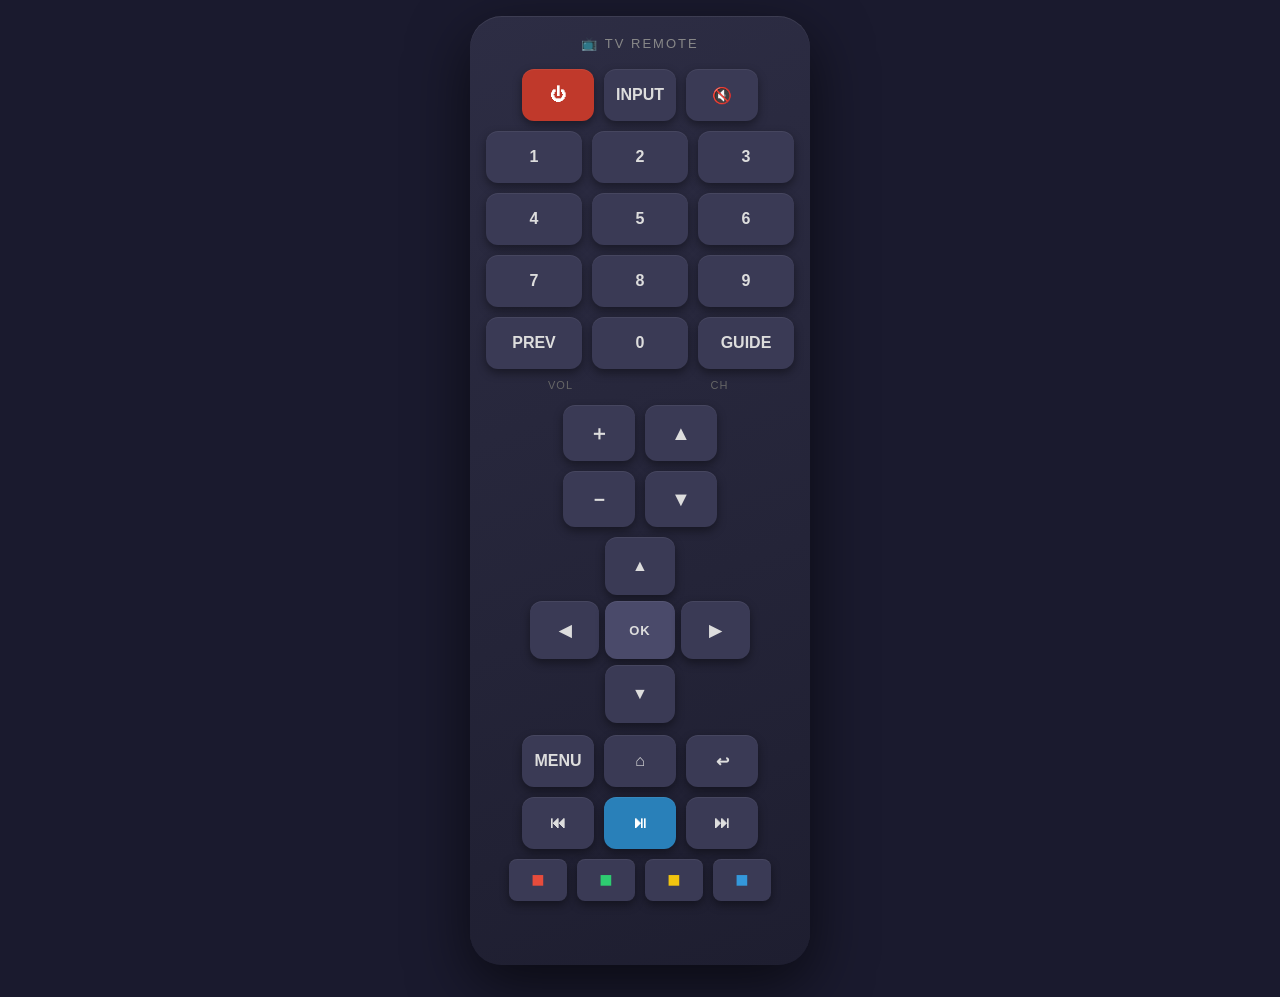
<file: index.html>
<!DOCTYPE html>
<html lang="en">
<head>
  <meta charset="UTF-8" />
  <meta name="viewport" content="width=device-width, initial-scale=1.0, maximum-scale=1.0, user-scalable=no" />
  <title>Universal TV Remote</title>
  <link rel="stylesheet" href="remote.css" />
</head>
<body>
  <div class="remote">
    <div class="brand">📺 TV Remote</div>

    <!-- Power & Input -->
    <div class="row">
      <button class="btn red" data-action="power">⏻</button>
      <button class="btn" data-action="input">INPUT</button>
      <button class="btn" data-action="mute">🔇</button>
    </div>

    <!-- Number pad -->
    <div class="numpad">
      <button class="btn" data-action="1">1</button>
      <button class="btn" data-action="2">2</button>
      <button class="btn" data-action="3">3</button>
      <button class="btn" data-action="4">4</button>
      <button class="btn" data-action="5">5</button>
      <button class="btn" data-action="6">6</button>
      <button class="btn" data-action="7">7</button>
      <button class="btn" data-action="8">8</button>
      <button class="btn" data-action="9">9</button>
      <button class="btn" data-action="prev-ch">PREV</button>
      <button class="btn" data-action="0">0</button>
      <button class="btn" data-action="guide">GUIDE</button>
    </div>

    <!-- Volume & Channel -->
    <div class="row">
      <div class="col-label">VOL</div>
      <div class="col-label">CH</div>
    </div>
    <div class="row">
      <button class="btn large" data-action="vol-up">＋</button>
      <button class="btn large" data-action="ch-up">▲</button>
    </div>
    <div class="row">
      <button class="btn large" data-action="vol-down">－</button>
      <button class="btn large" data-action="ch-down">▼</button>
    </div>

    <!-- D-Pad -->
    <div class="dpad">
      <button class="btn dpad-up" data-action="up">▲</button>
      <button class="btn dpad-left" data-action="left">◀</button>
      <button class="btn dpad-ok" data-action="ok">OK</button>
      <button class="btn dpad-right" data-action="right">▶</button>
      <button class="btn dpad-down" data-action="down">▼</button>
    </div>

    <!-- Menu row -->
    <div class="row">
      <button class="btn" data-action="menu">MENU</button>
      <button class="btn" data-action="home">⌂</button>
      <button class="btn" data-action="back">↩</button>
    </div>

    <!-- Playback controls -->
    <div class="row">
      <button class="btn" data-action="rewind">⏮</button>
      <button class="btn blue" data-action="play-pause">⏯</button>
      <button class="btn" data-action="fast-forward">⏭</button>
    </div>

    <!-- Color buttons -->
    <div class="row color-row">
      <button class="btn color red-btn" data-action="red">■</button>
      <button class="btn color green-btn" data-action="green">■</button>
      <button class="btn color yellow-btn" data-action="yellow">■</button>
      <button class="btn color blue-btn" data-action="blue-btn">■</button>
    </div>

    <!-- Feedback display -->
    <div class="feedback" id="feedback"></div>
  </div>

  <script src="remote.js"></script>
</body>
</html>
</file>
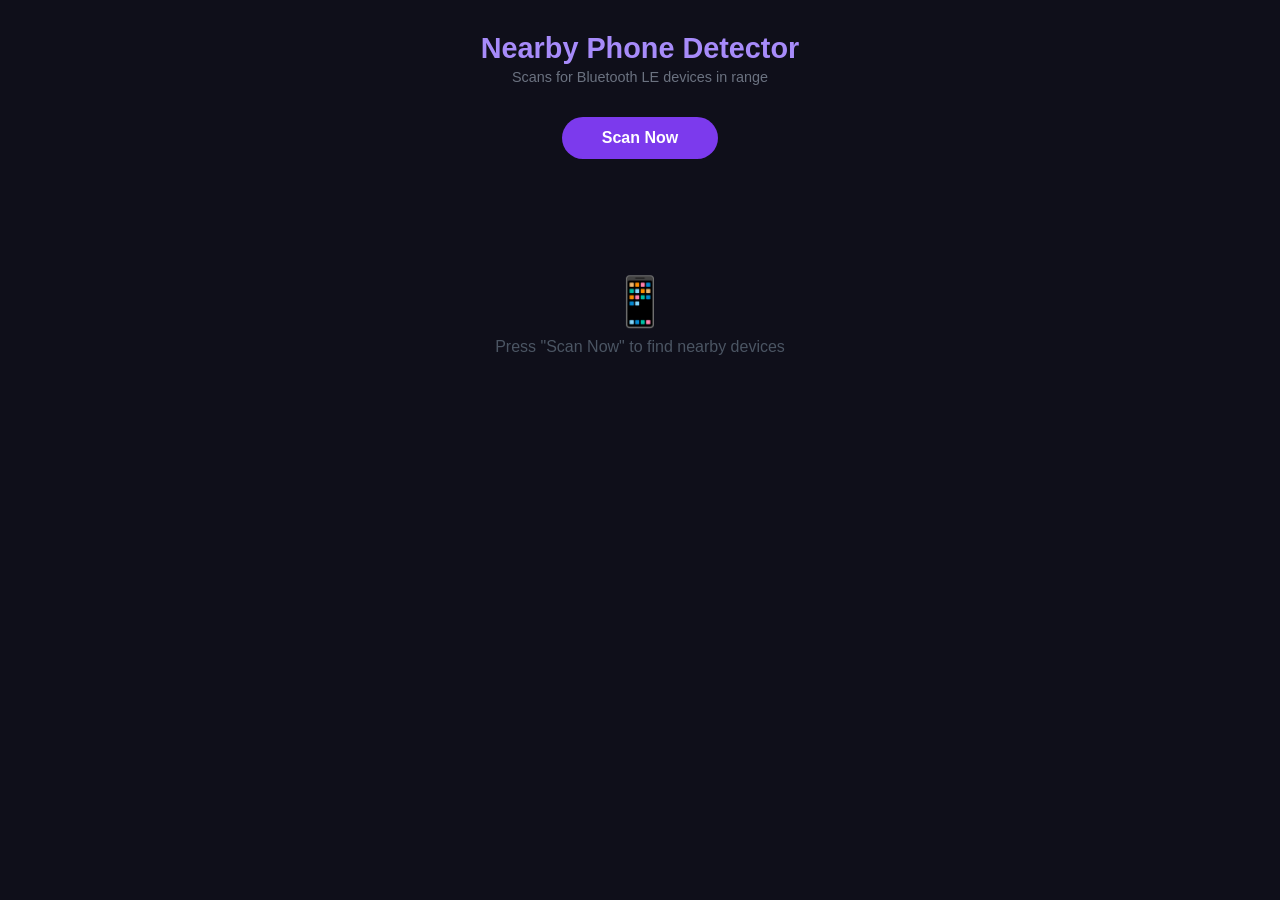
<file: templates/index.html>
<!DOCTYPE html>
<html lang="en">
<head>
  <meta charset="UTF-8" />
  <meta name="viewport" content="width=device-width, initial-scale=1.0" />
  <title>Nearby Phone Detector</title>
  <style>
    * { box-sizing: border-box; margin: 0; padding: 0; }

    body {
      font-family: -apple-system, BlinkMacSystemFont, "Segoe UI", sans-serif;
      background: #0f0f1a;
      color: #e0e0f0;
      min-height: 100vh;
      display: flex;
      flex-direction: column;
      align-items: center;
      padding: 2rem 1rem;
    }

    h1 {
      font-size: 1.8rem;
      font-weight: 700;
      margin-bottom: 0.25rem;
      color: #a78bfa;
    }

    .subtitle {
      font-size: 0.9rem;
      color: #6b7280;
      margin-bottom: 2rem;
    }

    #scan-btn {
      background: #7c3aed;
      color: #fff;
      border: none;
      border-radius: 2rem;
      padding: 0.75rem 2.5rem;
      font-size: 1rem;
      font-weight: 600;
      cursor: pointer;
      transition: background 0.2s, transform 0.1s;
      margin-bottom: 1.5rem;
    }

    #scan-btn:hover:not(:disabled) { background: #6d28d9; }
    #scan-btn:active:not(:disabled) { transform: scale(0.97); }
    #scan-btn:disabled { background: #4b5563; cursor: not-allowed; }

    #status {
      font-size: 0.85rem;
      color: #9ca3af;
      margin-bottom: 1.5rem;
      min-height: 1.2rem;
    }

    .pulse { animation: pulse 1.2s infinite; }
    @keyframes pulse { 0%,100%{opacity:1} 50%{opacity:0.4} }

    #device-list {
      width: 100%;
      max-width: 600px;
      display: flex;
      flex-direction: column;
      gap: 0.75rem;
    }

    .device-card {
      background: #1e1e30;
      border: 1px solid #2d2d48;
      border-radius: 1rem;
      padding: 1rem 1.25rem;
      display: flex;
      align-items: center;
      gap: 1rem;
      animation: fadeIn 0.3s ease;
    }

    @keyframes fadeIn { from{opacity:0;transform:translateY(6px)} to{opacity:1;transform:none} }

    .signal-icon {
      font-size: 1.8rem;
      flex-shrink: 0;
      width: 2.5rem;
      text-align: center;
    }

    .device-info { flex: 1; min-width: 0; }

    .device-name {
      font-weight: 600;
      font-size: 1rem;
      white-space: nowrap;
      overflow: hidden;
      text-overflow: ellipsis;
      color: #e0e0f0;
    }

    .device-address {
      font-size: 0.75rem;
      color: #6b7280;
      font-family: monospace;
      margin-top: 0.15rem;
    }

    .signal-badge {
      font-size: 0.75rem;
      font-weight: 600;
      padding: 0.2rem 0.6rem;
      border-radius: 999px;
      flex-shrink: 0;
    }

    .signal-badge.Strong  { background:#14532d; color:#4ade80; }
    .signal-badge.Good    { background:#1c3a5e; color:#60a5fa; }
    .signal-badge.Weak    { background:#3b2a00; color:#fbbf24; }
    .signal-badge.very-weak { background:#3b1818; color:#f87171; }
    .signal-badge.Unknown { background:#2d2d48; color:#9ca3af; }

    .rssi {
      font-size: 0.8rem;
      color: #6b7280;
      text-align: right;
      flex-shrink: 0;
      width: 4rem;
    }

    .empty-state {
      text-align: center;
      color: #4b5563;
      padding: 3rem 0;
    }
    .empty-state .icon { font-size: 3rem; margin-bottom: 0.5rem; }
  </style>
</head>
<body>
  <h1>Nearby Phone Detector</h1>
  <p class="subtitle">Scans for Bluetooth LE devices in range</p>

  <button id="scan-btn" onclick="startScan()">Scan Now</button>
  <p id="status"></p>

  <div id="device-list">
    <div class="empty-state">
      <div class="icon">&#x1F4F1;</div>
      <p>Press "Scan Now" to find nearby devices</p>
    </div>
  </div>

  <script>
    let pollInterval = null;

    function signalIcon(label) {
      return { Strong: "&#x1F7E2;", Good: "&#x1F535;", Weak: "&#x1F7E1;", "Very Weak": "&#x1F534;" }[label] || "&#x26AA;";
    }

    function badgeClass(label) {
      return label === "Very Weak" ? "very-weak" : label;
    }

    function renderDevices(devices) {
      const list = document.getElementById("device-list");
      if (!devices.length) {
        list.innerHTML = '<div class="empty-state"><div class="icon">&#x1F50D;</div><p>No devices found. Try again.</p></div>';
        return;
      }
      list.innerHTML = devices.map(d => `
        <div class="device-card">
          <div class="signal-icon">${signalIcon(d.signal)}</div>
          <div class="device-info">
            <div class="device-name">${escapeHtml(d.name)}</div>
            <div class="device-address">${escapeHtml(d.address)}</div>
          </div>
          <span class="signal-badge ${badgeClass(d.signal)}">${d.signal}</span>
          <div class="rssi">${d.rssi != null ? d.rssi + " dBm" : "—"}</div>
        </div>
      `).join("");
    }

    function escapeHtml(str) {
      return String(str).replace(/[&<>"']/g, c => ({"&":"&amp;","<":"&lt;",">":"&gt;",'"':"&quot;","'":"&#39;"}[c]));
    }

    async function startScan() {
      const btn = document.getElementById("scan-btn");
      const status = document.getElementById("status");
      btn.disabled = true;
      status.textContent = "Scanning… (5 seconds)";
      status.classList.add("pulse");

      clearInterval(pollInterval);

      try {
        await fetch("/scan");
      } catch (e) {
        status.textContent = "Error starting scan.";
        status.classList.remove("pulse");
        btn.disabled = false;
        return;
      }

      pollInterval = setInterval(async () => {
        try {
          const res = await fetch("/results");
          const data = await res.json();
          if (data.status === "idle") {
            clearInterval(pollInterval);
            status.classList.remove("pulse");
            const count = data.devices.length;
            status.textContent = count
              ? `Found ${count} device${count > 1 ? "s" : ""} nearby`
              : "Scan complete — no devices found";
            btn.disabled = false;
            renderDevices(data.devices);
          }
        } catch (e) {}
      }, 500);
    }
  </script>
</body>
</html>
</file>
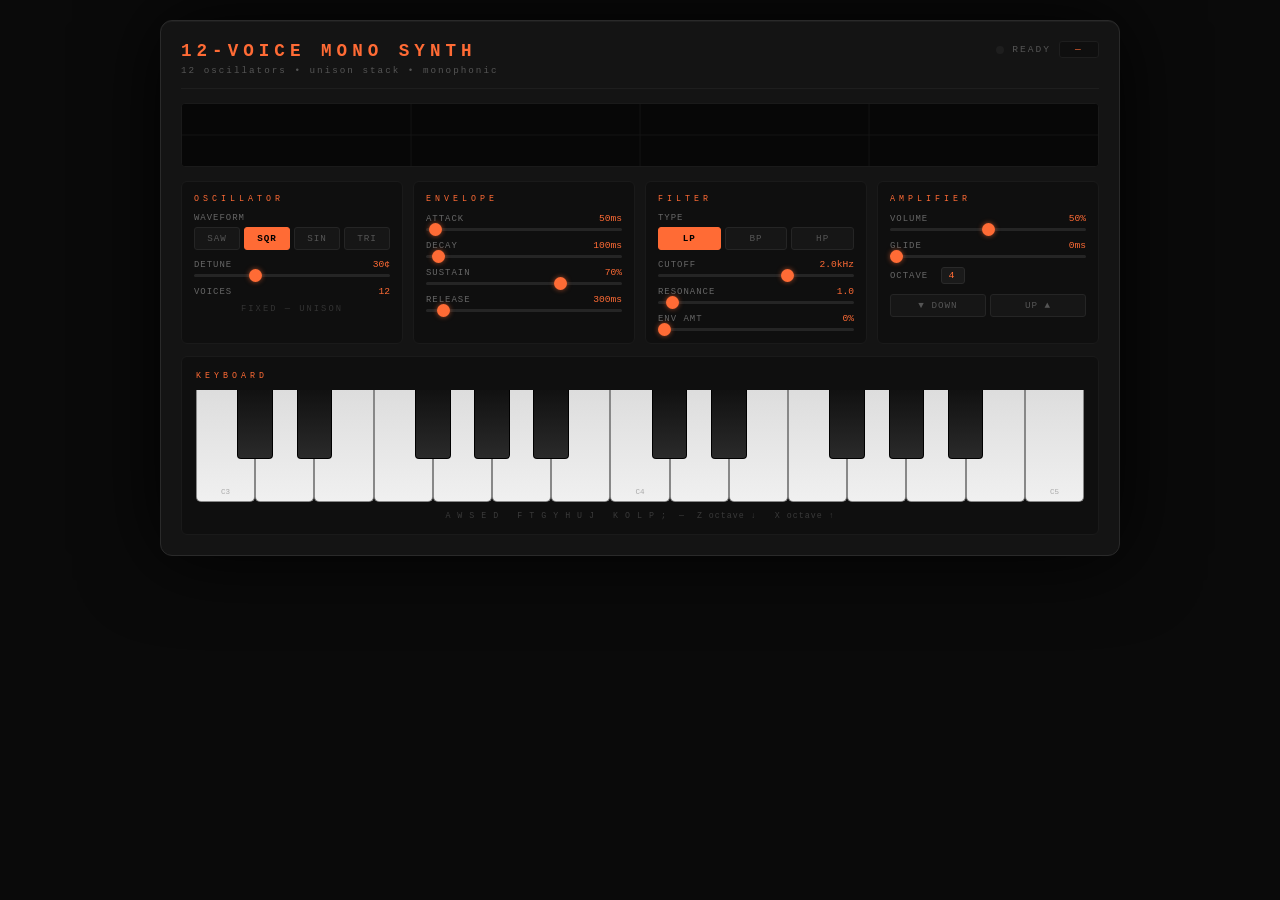
<file: synth.html>
<!DOCTYPE html>
<html lang="en">
<head>
<meta charset="UTF-8">
<meta name="viewport" content="width=device-width, initial-scale=1.0">
<title>12-Voice Mono Synth</title>
<style>
* { box-sizing: border-box; margin: 0; padding: 0; }

body {
  background: #0a0a0a;
  color: #d0d0d0;
  font-family: 'Courier New', Courier, monospace;
  display: flex;
  flex-direction: column;
  align-items: center;
  min-height: 100vh;
  padding: 20px;
}

.synth {
  background: #141414;
  border: 1px solid #2a2a2a;
  border-radius: 12px;
  padding: 20px;
  width: 100%;
  max-width: 960px;
  box-shadow: 0 0 80px rgba(0,0,0,0.9), inset 0 1px 0 rgba(255,255,255,0.04);
}

.header {
  display: flex;
  justify-content: space-between;
  align-items: flex-start;
  margin-bottom: 14px;
  padding-bottom: 12px;
  border-bottom: 1px solid #1e1e1e;
}

.title {
  font-size: 1.1rem;
  font-weight: bold;
  letter-spacing: 5px;
  color: #ff6b35;
  text-transform: uppercase;
}

.subtitle {
  font-size: 0.58rem;
  color: #555;
  letter-spacing: 2px;
  margin-top: 4px;
}

.status {
  display: flex;
  align-items: center;
  gap: 8px;
  font-size: 0.6rem;
  color: #555;
  letter-spacing: 2px;
}

.led {
  width: 8px;
  height: 8px;
  border-radius: 50%;
  background: #1e1e1e;
  transition: all 0.05s;
}

.led.on {
  background: #ff6b35;
  box-shadow: 0 0 6px #ff6b35, 0 0 14px rgba(255,107,53,0.35);
}

.note-display {
  background: #0f0f0f;
  border: 1px solid #1e1e1e;
  border-radius: 3px;
  padding: 2px 8px;
  color: #ff6b35;
  min-width: 40px;
  text-align: center;
}

/* Oscilloscope */
.scope-wrap { margin-bottom: 14px; }

canvas#scope {
  display: block;
  width: 100%;
  height: 64px;
  background: #070707;
  border: 1px solid #1a1a1a;
  border-radius: 4px;
}

/* Controls */
.controls {
  display: grid;
  grid-template-columns: 1fr 1fr 1fr 1fr;
  gap: 10px;
  margin-bottom: 12px;
}

@media (max-width: 600px) {
  .controls { grid-template-columns: 1fr 1fr; }
}

.panel {
  background: #0f0f0f;
  border: 1px solid #1a1a1a;
  border-radius: 6px;
  padding: 12px;
}

.panel-title {
  font-size: 0.52rem;
  letter-spacing: 4px;
  color: #ff6b35;
  text-transform: uppercase;
  margin-bottom: 10px;
  display: block;
}

.ctrl {
  display: flex;
  flex-direction: column;
  gap: 4px;
  margin-bottom: 9px;
}

.ctrl:last-child { margin-bottom: 0; }

.ctrl-header {
  display: flex;
  justify-content: space-between;
  align-items: baseline;
}

.ctrl-name {
  font-size: 0.56rem;
  color: #666;
  letter-spacing: 1px;
  text-transform: uppercase;
}

.ctrl-val {
  font-size: 0.6rem;
  color: #ff6b35;
  min-width: 44px;
  text-align: right;
}

input[type="range"] {
  -webkit-appearance: none;
  appearance: none;
  width: 100%;
  height: 3px;
  background: #252525;
  border-radius: 2px;
  outline: none;
  cursor: pointer;
}

input[type="range"]::-webkit-slider-thumb {
  -webkit-appearance: none;
  width: 13px;
  height: 13px;
  background: #ff6b35;
  border-radius: 50%;
  cursor: pointer;
  box-shadow: 0 0 5px rgba(255,107,53,0.6);
}

input[type="range"]::-moz-range-thumb {
  width: 13px;
  height: 13px;
  background: #ff6b35;
  border-radius: 50%;
  cursor: pointer;
  border: none;
  box-shadow: 0 0 5px rgba(255,107,53,0.6);
}

.btn-row { display: flex; gap: 4px; }

.btn {
  background: #161616;
  border: 1px solid #252525;
  color: #555;
  padding: 5px 4px;
  font-family: inherit;
  font-size: 0.58rem;
  letter-spacing: 1px;
  cursor: pointer;
  border-radius: 3px;
  text-transform: uppercase;
  transition: border-color 0.1s, color 0.1s, background 0.1s;
  flex: 1;
  text-align: center;
}

.btn:hover { border-color: #ff6b35; color: #ff6b35; }

.btn.active {
  background: #ff6b35;
  border-color: #ff6b35;
  color: #000;
  font-weight: bold;
}

/* Keyboard */
.keyboard-panel {
  background: #0f0f0f;
  border: 1px solid #1a1a1a;
  border-radius: 6px;
  padding: 14px;
}

.keys {
  position: relative;
  display: flex;
  height: 112px;
  user-select: none;
  touch-action: none;
}

.key-w {
  flex: 1;
  background: linear-gradient(180deg, #ddd 0%, #f0f0f0 100%);
  border: 1px solid #888;
  border-top: none;
  border-radius: 0 0 5px 5px;
  cursor: pointer;
  display: flex;
  align-items: flex-end;
  justify-content: center;
  padding-bottom: 5px;
  font-size: 0.47rem;
  color: #aaa;
  position: relative;
  z-index: 1;
  transition: background 0.04s;
}

.key-w:hover { background: linear-gradient(180deg, #f5d0be 0%, #ffe8d8 100%); }

.key-w.active {
  background: linear-gradient(180deg, #e05820 0%, #ff6b35 100%);
  color: #000;
}

.key-b {
  position: absolute;
  background: linear-gradient(180deg, #111 0%, #2a2a2a 100%);
  border: 1px solid #000;
  border-top: none;
  border-radius: 0 0 4px 4px;
  cursor: pointer;
  height: 62%;
  z-index: 2;
  transition: background 0.04s;
}

.key-b:hover { background: linear-gradient(180deg, #2a2a2a 0%, #3a3a3a 100%); }

.key-b.active {
  background: linear-gradient(180deg, #e05820 0%, #ff6b35 100%);
}

.keys-hint {
  margin-top: 9px;
  font-size: 0.52rem;
  color: #3a3a3a;
  text-align: center;
  letter-spacing: 1px;
}

.oct-badge {
  display: inline-block;
  background: #1a1a1a;
  border: 1px solid #2a2a2a;
  border-radius: 3px;
  padding: 2px 7px;
  color: #ff6b35;
  font-size: 0.62rem;
  letter-spacing: 2px;
  margin-left: 6px;
}
</style>
</head>
<body>

<div class="synth">

  <!-- Header -->
  <div class="header">
    <div>
      <div class="title">12-Voice Mono Synth</div>
      <div class="subtitle">12 oscillators &bull; unison stack &bull; monophonic</div>
    </div>
    <div class="status">
      <div class="led" id="led"></div>
      <span id="statusText">READY</span>
      <span class="note-display" id="noteDisplay">—</span>
    </div>
  </div>

  <!-- Oscilloscope -->
  <div class="scope-wrap">
    <canvas id="scope"></canvas>
  </div>

  <!-- Controls -->
  <div class="controls">

    <!-- Oscillator -->
    <div class="panel">
      <span class="panel-title">Oscillator</span>
      <div class="ctrl">
        <div class="ctrl-header"><span class="ctrl-name">Waveform</span></div>
        <div class="btn-row" id="waveBtns">
          <button class="btn" data-wave="sawtooth">SAW</button>
          <button class="btn active" data-wave="square">SQR</button>
          <button class="btn" data-wave="sine">SIN</button>
          <button class="btn" data-wave="triangle">TRI</button>
        </div>
      </div>
      <div class="ctrl">
        <div class="ctrl-header">
          <span class="ctrl-name">Detune</span>
          <span class="ctrl-val" id="detuneVal">30¢</span>
        </div>
        <input type="range" id="detune" min="0" max="100" value="30">
      </div>
      <div class="ctrl">
        <div class="ctrl-header">
          <span class="ctrl-name">Voices</span>
          <span class="ctrl-val">12</span>
        </div>
        <div style="font-size:0.55rem;color:#333;text-align:center;letter-spacing:2px;padding:3px 0">FIXED — UNISON</div>
      </div>
    </div>

    <!-- Envelope -->
    <div class="panel">
      <span class="panel-title">Envelope</span>
      <div class="ctrl">
        <div class="ctrl-header">
          <span class="ctrl-name">Attack</span>
          <span class="ctrl-val" id="attackVal">50ms</span>
        </div>
        <input type="range" id="attack" min="1" max="3000" value="50">
      </div>
      <div class="ctrl">
        <div class="ctrl-header">
          <span class="ctrl-name">Decay</span>
          <span class="ctrl-val" id="decayVal">100ms</span>
        </div>
        <input type="range" id="decay" min="1" max="3000" value="100">
      </div>
      <div class="ctrl">
        <div class="ctrl-header">
          <span class="ctrl-name">Sustain</span>
          <span class="ctrl-val" id="sustainVal">70%</span>
        </div>
        <input type="range" id="sustain" min="0" max="100" value="70">
      </div>
      <div class="ctrl">
        <div class="ctrl-header">
          <span class="ctrl-name">Release</span>
          <span class="ctrl-val" id="releaseVal">300ms</span>
        </div>
        <input type="range" id="release" min="10" max="5000" value="300">
      </div>
    </div>

    <!-- Filter -->
    <div class="panel">
      <span class="panel-title">Filter</span>
      <div class="ctrl">
        <div class="ctrl-header"><span class="ctrl-name">Type</span></div>
        <div class="btn-row" id="filterBtns">
          <button class="btn active" data-filter="lowpass">LP</button>
          <button class="btn" data-filter="bandpass">BP</button>
          <button class="btn" data-filter="highpass">HP</button>
        </div>
      </div>
      <div class="ctrl">
        <div class="ctrl-header">
          <span class="ctrl-name">Cutoff</span>
          <span class="ctrl-val" id="cutoffVal">2.0kHz</span>
        </div>
        <input type="range" id="cutoff" min="0" max="100" value="67">
      </div>
      <div class="ctrl">
        <div class="ctrl-header">
          <span class="ctrl-name">Resonance</span>
          <span class="ctrl-val" id="resonanceVal">1.0</span>
        </div>
        <input type="range" id="resonance" min="0.1" max="20" step="0.1" value="1.0">
      </div>
      <div class="ctrl">
        <div class="ctrl-header">
          <span class="ctrl-name">Env Amt</span>
          <span class="ctrl-val" id="filterEnvVal">0%</span>
        </div>
        <input type="range" id="filterEnv" min="0" max="100" value="0">
      </div>
    </div>

    <!-- Amp -->
    <div class="panel">
      <span class="panel-title">Amplifier</span>
      <div class="ctrl">
        <div class="ctrl-header">
          <span class="ctrl-name">Volume</span>
          <span class="ctrl-val" id="volumeVal">50%</span>
        </div>
        <input type="range" id="volume" min="0" max="100" value="50">
      </div>
      <div class="ctrl">
        <div class="ctrl-header">
          <span class="ctrl-name">Glide</span>
          <span class="ctrl-val" id="glideVal">0ms</span>
        </div>
        <input type="range" id="glide" min="0" max="500" value="0">
      </div>
      <div class="ctrl" style="margin-top:8px;">
        <div class="ctrl-header">
          <span class="ctrl-name">Octave <span class="oct-badge" id="octDisplay">4</span></span>
        </div>
        <div class="btn-row" style="margin-top:6px;">
          <button class="btn" id="octDown">&#9660; DOWN</button>
          <button class="btn" id="octUp">UP &#9650;</button>
        </div>
      </div>
    </div>

  </div>

  <!-- Keyboard -->
  <div class="keyboard-panel">
    <span class="panel-title">Keyboard</span>
    <div class="keys" id="keys"></div>
    <div class="keys-hint">
      A W S E D &nbsp; F T G Y H U J &nbsp; K O L P ; &nbsp;&mdash;&nbsp; Z octave &darr; &nbsp; X octave &uarr;
    </div>
  </div>

</div>

<script>
'use strict';

// ─── Constants ───────────────────────────────────────────────────────────────

const NUM_VOICES = 12;
const KB_START   = 48; // C3
const KB_END     = 72; // C5

const NOTE_NAMES = ['C','C#','D','D#','E','F','F#','G','G#','A','A#','B'];
const BLACK_SET  = new Set([1, 3, 6, 8, 10]);

function isBlack(midi) { return BLACK_SET.has(midi % 12); }
function midiToFreq(midi) { return 440 * Math.pow(2, (midi - 69) / 12); }
function midiToName(midi) {
  return NOTE_NAMES[midi % 12] + (Math.floor(midi / 12) - 1);
}
// Log-scale mapping: slider 0-100 → frequency 20–20000 Hz
function logFreq(v) { return Math.pow(10, 1.301 + (v / 100) * 3); }

// ─── Synth Engine ────────────────────────────────────────────────────────────

class Synth {
  constructor() {
    this.ctx        = null;
    this.filter     = null;
    this.masterGain = null;
    this.analyser   = null;
    this.envGain    = null;
    this.oscs       = [];     // { osc, gain }[]
    this.activeNote = null;
    this.lastFreq   = null;

    this.p = {
      waveform:   'square',
      detune:     30,
      attack:     0.05,
      decay:      0.1,
      sustain:    0.7,
      release:    0.3,
      cutoff:     2000,
      resonance:  1.0,
      filterEnv:  0,
      filterType: 'lowpass',
      volume:     0.5,
      glide:      0,
    };
  }

  _init() {
    if (this.ctx) return;
    this.ctx = new (window.AudioContext || window.webkitAudioContext)();

    this.analyser = this.ctx.createAnalyser();
    this.analyser.fftSize = 2048;
    this.analyser.smoothingTimeConstant = 0;

    this.masterGain = this.ctx.createGain();
    this.masterGain.gain.value = this.p.volume;

    this.filter = this.ctx.createBiquadFilter();
    this.filter.type      = this.p.filterType;
    this.filter.frequency.value = this.p.cutoff;
    this.filter.Q.value   = this.p.resonance;

    this.filter.connect(this.masterGain);
    this.masterGain.connect(this.analyser);
    this.analyser.connect(this.ctx.destination);
  }

  noteOn(midi) {
    this._init();
    if (this.ctx.state === 'suspended') this.ctx.resume();
    if (this.activeNote === midi) return;

    const freq      = midiToFreq(midi);
    const startFreq = (this.p.glide > 0 && this.lastFreq) ? this.lastFreq : freq;

    this._killOscs();

    this.activeNote = midi;
    this.lastFreq   = freq;

    const now = this.ctx.currentTime;
    const { attack, decay, sustain, cutoff, filterEnv, glide } = this.p;

    // Amplitude envelope
    this.envGain = this.ctx.createGain();
    this.envGain.gain.setValueAtTime(0, now);
    this.envGain.gain.linearRampToValueAtTime(1, now + attack);
    this.envGain.gain.linearRampToValueAtTime(sustain, now + attack + decay);
    this.envGain.connect(this.filter);

    // Filter envelope
    if (filterEnv > 0) {
      const peak = cutoff + (filterEnv / 100) * Math.max(0, 20000 - cutoff);
      this.filter.frequency.cancelScheduledValues(now);
      this.filter.frequency.setValueAtTime(cutoff, now);
      this.filter.frequency.linearRampToValueAtTime(peak, now + attack);
      this.filter.frequency.linearRampToValueAtTime(cutoff, now + attack + decay);
    }

    // 12 oscillators — spread evenly across detune range
    this.oscs = [];
    for (let i = 0; i < NUM_VOICES; i++) {
      const osc = this.ctx.createOscillator();
      const g   = this.ctx.createGain();

      osc.type = this.p.waveform;
      osc.frequency.setValueAtTime(startFreq, now);

      if (glide > 0 && startFreq !== freq) {
        osc.frequency.linearRampToValueAtTime(freq, now + glide / 1000);
      }

      const det = NUM_VOICES > 1
        ? ((i / (NUM_VOICES - 1)) - 0.5) * this.p.detune * 2
        : 0;
      osc.detune.setValueAtTime(det, now);

      g.gain.value = 1 / NUM_VOICES;
      osc.connect(g);
      g.connect(this.envGain);
      osc.start(now);

      this.oscs.push({ osc, g });
    }

    setLed(true, midiToName(midi));
  }

  noteOff(midi) {
    if (this.activeNote !== midi) return;
    this.activeNote = null;
    if (!this.envGain) return;

    const now     = this.ctx.currentTime;
    const release = this.p.release;
    const curGain = this.envGain.gain.value;

    this.envGain.gain.cancelScheduledValues(now);
    this.envGain.gain.setValueAtTime(curGain, now);
    this.envGain.gain.linearRampToValueAtTime(0, now + release);

    if (this.p.filterEnv > 0) {
      this.filter.frequency.cancelScheduledValues(now);
      this.filter.frequency.setValueAtTime(this.filter.frequency.value, now);
      this.filter.frequency.linearRampToValueAtTime(this.p.cutoff, now + release);
    }

    const toStop = [...this.oscs];
    const envNode = this.envGain;

    setTimeout(() => {
      toStop.forEach(({ osc }) => { try { osc.stop(); } catch(e) {} });
      try { envNode.disconnect(); } catch(e) {}
    }, (release + 0.15) * 1000);

    this.oscs    = [];
    this.envGain = null;
    setLed(false, '—');
  }

  _killOscs() {
    if (this.envGain) {
      const now = this.ctx ? this.ctx.currentTime : 0;
      try {
        this.envGain.gain.cancelScheduledValues(now);
        this.envGain.gain.setValueAtTime(0, now);
        this.envGain.disconnect();
      } catch(e) {}
      this.envGain = null;
    }
    this.oscs.forEach(({ osc }) => { try { osc.stop(); } catch(e) {} });
    this.oscs = [];
  }

  set(name, value) {
    this.p[name] = value;
    if (!this.ctx) return;
    if (name === 'cutoff'     && this.filter)     this.filter.frequency.value = value;
    if (name === 'resonance'  && this.filter)     this.filter.Q.value = value;
    if (name === 'filterType' && this.filter)     this.filter.type = value;
    if (name === 'volume'     && this.masterGain) this.masterGain.gain.value = value;
    if (name === 'waveform') {
      this.oscs.forEach(({ osc }) => { try { osc.type = value; } catch(e) {} });
    }
    if (name === 'detune') {
      const n = this.oscs.length;
      this.oscs.forEach(({ osc }, i) => {
        const det = n > 1 ? ((i / (n - 1)) - 0.5) * value * 2 : 0;
        osc.detune.value = det;
      });
    }
  }
}

// ─── UI helpers ──────────────────────────────────────────────────────────────

function setLed(on, note) {
  document.getElementById('led').classList.toggle('on', on);
  document.getElementById('statusText').textContent = on ? 'PLAYING' : 'READY';
  document.getElementById('noteDisplay').textContent = note;
}

// ─── Build piano keyboard ────────────────────────────────────────────────────

function buildKeyboard() {
  const container = document.getElementById('keys');
  container.innerHTML = '';

  const whites = [];
  for (let m = KB_START; m <= KB_END; m++) {
    if (!isBlack(m)) whites.push(m);
  }

  const wIdx = {};
  whites.forEach((m, i) => { wIdx[m] = i; });
  const wPct = 100 / whites.length;

  whites.forEach(midi => {
    const k = document.createElement('div');
    k.className   = 'key-w';
    k.dataset.midi = midi;
    // Only label C notes to avoid clutter
    k.textContent = (midi % 12 === 0) ? midiToName(midi) : '';
    container.appendChild(k);
  });

  for (let m = KB_START; m <= KB_END; m++) {
    if (!isBlack(m)) continue;
    const li = wIdx[m - 1]; // white key directly below is always m-1
    if (li === undefined) continue;

    const bw   = wPct * 0.6;
    const left = (li + 1) * wPct - bw / 2;

    const k = document.createElement('div');
    k.className    = 'key-b';
    k.dataset.midi = m;
    k.style.width  = bw + '%';
    k.style.left   = left + '%';
    container.appendChild(k);
  }
}

// ─── Key activation helpers ──────────────────────────────────────────────────

function activateKey(midi) {
  const el = document.querySelector(`[data-midi="${midi}"]`);
  if (el) el.classList.add('active');
}

function deactivateKey(midi) {
  const el = document.querySelector(`[data-midi="${midi}"]`);
  if (el) el.classList.remove('active');
}

// ─── Synth instance & state ──────────────────────────────────────────────────

const synth = new Synth();
let octave       = 4;
let pressedKeys  = new Set();
let mouseMidi    = null;

// Computer keyboard → semitone offset from C
const KEY_MAP = {
  'a':0, 'w':1, 's':2, 'e':3, 'd':4,
  'f':5, 't':6, 'g':7, 'y':8, 'h':9,
  'u':10, 'j':11, 'k':12, 'o':13, 'l':14,
  'p':15, ';':16
};

function keyToMidi(k) {
  const s = KEY_MAP[k.toLowerCase()];
  return s !== undefined ? (octave + 1) * 12 + s : null;
}

// ─── Event listeners ─────────────────────────────────────────────────────────

// Computer keyboard
document.addEventListener('keydown', e => {
  if (e.repeat || e.target.tagName === 'INPUT') return;
  const k = e.key === ';' ? ';' : e.key.toLowerCase();

  if (k === 'z') { octave = Math.max(0, octave - 1); updateOctave(); return; }
  if (k === 'x') { octave = Math.min(8, octave + 1); updateOctave(); return; }

  const midi = keyToMidi(k);
  if (midi === null) return;
  pressedKeys.add(k);
  synth.noteOn(midi);
  activateKey(midi);
});

document.addEventListener('keyup', e => {
  const k = e.key === ';' ? ';' : e.key.toLowerCase();
  if (!pressedKeys.has(k)) return;
  pressedKeys.delete(k);
  const midi = keyToMidi(k);
  if (midi === null) return;
  synth.noteOff(midi);
  deactivateKey(midi);
});

// Mouse on piano
const keysEl = document.getElementById('keys');

keysEl.addEventListener('mousedown', e => {
  const el = e.target.closest('[data-midi]');
  if (!el) return;
  const midi = +el.dataset.midi;
  mouseMidi = midi;
  synth.noteOn(midi);
  activateKey(midi);
});

keysEl.addEventListener('mouseover', e => {
  if (mouseMidi === null) return;
  const el = e.target.closest('[data-midi]');
  if (!el) return;
  const midi = +el.dataset.midi;
  if (midi === mouseMidi) return;
  synth.noteOff(mouseMidi);
  deactivateKey(mouseMidi);
  mouseMidi = midi;
  synth.noteOn(midi);
  activateKey(midi);
});

document.addEventListener('mouseup', () => {
  if (mouseMidi === null) return;
  synth.noteOff(mouseMidi);
  deactivateKey(mouseMidi);
  mouseMidi = null;
});

// Touch
keysEl.addEventListener('touchstart', e => {
  e.preventDefault();
  const t  = e.changedTouches[0];
  const el = document.elementFromPoint(t.clientX, t.clientY)?.closest('[data-midi]');
  if (!el) return;
  const midi = +el.dataset.midi;
  synth.noteOn(midi);
  activateKey(midi);
}, { passive: false });

keysEl.addEventListener('touchmove', e => {
  e.preventDefault();
  const t  = e.changedTouches[0];
  const el = document.elementFromPoint(t.clientX, t.clientY)?.closest('[data-midi]');
  if (!el) return;
  const midi = +el.dataset.midi;
  if (midi === synth.activeNote) return;
  if (synth.activeNote !== null) {
    deactivateKey(synth.activeNote);
    synth.noteOff(synth.activeNote);
  }
  synth.noteOn(midi);
  activateKey(midi);
}, { passive: false });

keysEl.addEventListener('touchend', e => {
  e.preventDefault();
  const t  = e.changedTouches[0];
  const el = document.elementFromPoint(t.clientX, t.clientY)?.closest('[data-midi]');
  if (!el) return;
  const midi = +el.dataset.midi;
  synth.noteOff(midi);
  deactivateKey(midi);
}, { passive: false });

// ─── Controls ────────────────────────────────────────────────────────────────

function updateOctave() {
  document.getElementById('octDisplay').textContent = octave;
}

document.getElementById('waveBtns').addEventListener('click', e => {
  const btn = e.target.closest('[data-wave]');
  if (!btn) return;
  document.querySelectorAll('#waveBtns .btn').forEach(b => b.classList.remove('active'));
  btn.classList.add('active');
  synth.set('waveform', btn.dataset.wave);
});

document.getElementById('filterBtns').addEventListener('click', e => {
  const btn = e.target.closest('[data-filter]');
  if (!btn) return;
  document.querySelectorAll('#filterBtns .btn').forEach(b => b.classList.remove('active'));
  btn.classList.add('active');
  synth.set('filterType', btn.dataset.filter);
});

document.getElementById('octDown').addEventListener('click', () => {
  octave = Math.max(0, octave - 1); updateOctave();
});
document.getElementById('octUp').addEventListener('click', () => {
  octave = Math.min(8, octave + 1); updateOctave();
});

// Sliders config: { id, display, format, paramName, transform? }
const SLIDERS = [
  {
    id: 'detune', display: 'detuneVal', param: 'detune',
    fmt: v => Math.round(v) + '¢'
  },
  {
    id: 'attack', display: 'attackVal', param: 'attack',
    fmt: v => Math.round(v) + 'ms',
    tx: v => v / 1000
  },
  {
    id: 'decay', display: 'decayVal', param: 'decay',
    fmt: v => Math.round(v) + 'ms',
    tx: v => v / 1000
  },
  {
    id: 'sustain', display: 'sustainVal', param: 'sustain',
    fmt: v => Math.round(v) + '%',
    tx: v => v / 100
  },
  {
    id: 'release', display: 'releaseVal', param: 'release',
    fmt: v => Math.round(v) + 'ms',
    tx: v => v / 1000
  },
  {
    id: 'cutoff', display: 'cutoffVal', param: 'cutoff',
    fmt: v => {
      const f = logFreq(v);
      return f >= 1000 ? (f / 1000).toFixed(1) + 'kHz' : Math.round(f) + 'Hz';
    },
    tx: v => logFreq(v)
  },
  {
    id: 'resonance', display: 'resonanceVal', param: 'resonance',
    fmt: v => parseFloat(v).toFixed(1)
  },
  {
    id: 'filterEnv', display: 'filterEnvVal', param: 'filterEnv',
    fmt: v => Math.round(v) + '%'
  },
  {
    id: 'volume', display: 'volumeVal', param: 'volume',
    fmt: v => Math.round(v) + '%',
    tx: v => v / 100
  },
  {
    id: 'glide', display: 'glideVal', param: 'glide',
    fmt: v => Math.round(v) + 'ms'
  },
];

SLIDERS.forEach(({ id, display, param, fmt, tx }) => {
  const slider  = document.getElementById(id);
  const dispEl  = document.getElementById(display);
  slider.addEventListener('input', () => {
    const raw = parseFloat(slider.value);
    dispEl.textContent = fmt(raw);
    synth.set(param, tx ? tx(raw) : raw);
  });
});

// ─── Oscilloscope ─────────────────────────────────────────────────────────────

const canvas = document.getElementById('scope');
const ctx2d  = canvas.getContext('2d');

function resizeScope() {
  const dpr     = window.devicePixelRatio || 1;
  canvas.width  = canvas.offsetWidth  * dpr;
  canvas.height = canvas.offsetHeight * dpr;
  ctx2d.setTransform(dpr, 0, 0, dpr, 0, 0);
}
window.addEventListener('resize', resizeScope);
resizeScope();

function drawScope() {
  requestAnimationFrame(drawScope);
  const w = canvas.offsetWidth;
  const h = canvas.offsetHeight;

  ctx2d.fillStyle = '#070707';
  ctx2d.fillRect(0, 0, w, h);

  // Grid lines
  ctx2d.strokeStyle = '#141414';
  ctx2d.lineWidth = 1;
  for (let i = 1; i < 4; i++) {
    const x = (w / 4) * i;
    ctx2d.beginPath(); ctx2d.moveTo(x, 0); ctx2d.lineTo(x, h); ctx2d.stroke();
  }
  ctx2d.beginPath(); ctx2d.moveTo(0, h / 2); ctx2d.lineTo(w, h / 2); ctx2d.stroke();

  if (!synth.analyser) return;

  const buf = new Uint8Array(synth.analyser.frequencyBinCount);
  synth.analyser.getByteTimeDomainData(buf);

  // Trigger: find rising zero-crossing for stable display
  let start = 0;
  for (let i = 1; i < buf.length / 2; i++) {
    if (buf[i - 1] < 128 && buf[i] >= 128) { start = i; break; }
  }

  ctx2d.strokeStyle = '#ff6b35';
  ctx2d.lineWidth   = 1.5;
  ctx2d.shadowColor = 'rgba(255,107,53,0.4)';
  ctx2d.shadowBlur  = 5;
  ctx2d.beginPath();

  const drawLen    = Math.floor(buf.length / 2);
  const sliceWidth = w / drawLen;
  let x = 0;

  for (let i = 0; i < drawLen; i++) {
    const v = buf[start + i] / 128;
    const y = (v * h) / 2;
    i === 0 ? ctx2d.moveTo(x, y) : ctx2d.lineTo(x, y);
    x += sliceWidth;
  }

  ctx2d.stroke();
  ctx2d.shadowBlur = 0;
}

// ─── Boot ────────────────────────────────────────────────────────────────────

buildKeyboard();
drawScope();
</script>
</body>
</html>
</file>
<file: remote.css>
* {
  box-sizing: border-box;
  margin: 0;
  padding: 0;
  -webkit-tap-highlight-color: transparent;
}

body {
  background: #1a1a2e;
  min-height: 100vh;
  display: flex;
  justify-content: center;
  align-items: flex-start;
  padding: 16px 0 32px;
  font-family: -apple-system, BlinkMacSystemFont, 'Segoe UI', sans-serif;
}

.remote {
  background: linear-gradient(160deg, #2d2d44, #1e1e30);
  border-radius: 32px;
  padding: 20px 16px 28px;
  width: 100%;
  max-width: 340px;
  box-shadow: 0 20px 60px rgba(0,0,0,0.6), inset 0 1px 0 rgba(255,255,255,0.08);
}

.brand {
  text-align: center;
  color: #888;
  font-size: 13px;
  letter-spacing: 2px;
  text-transform: uppercase;
  margin-bottom: 18px;
}

.row {
  display: flex;
  justify-content: center;
  gap: 10px;
  margin-bottom: 10px;
}

.col-label {
  flex: 1;
  text-align: center;
  color: #666;
  font-size: 11px;
  letter-spacing: 1px;
  padding-bottom: 4px;
}

.btn {
  background: #3a3a55;
  color: #ddd;
  border: none;
  border-radius: 12px;
  font-size: 16px;
  font-weight: 600;
  cursor: pointer;
  width: 72px;
  height: 52px;
  display: flex;
  align-items: center;
  justify-content: center;
  box-shadow: 0 4px 10px rgba(0,0,0,0.4), inset 0 1px 0 rgba(255,255,255,0.06);
  transition: transform 80ms, background 80ms, box-shadow 80ms;
  user-select: none;
  -webkit-user-select: none;
  touch-action: manipulation;
}

.btn:active {
  transform: scale(0.93);
  background: #4a4a6a;
  box-shadow: 0 2px 4px rgba(0,0,0,0.4);
}

.btn.large {
  height: 56px;
  font-size: 20px;
}

.btn.red {
  background: #c0392b;
  color: #fff;
}
.btn.red:active { background: #e74c3c; }

.btn.blue {
  background: #2980b9;
  color: #fff;
}
.btn.blue:active { background: #3498db; }

/* Number pad */
.numpad {
  display: grid;
  grid-template-columns: repeat(3, 1fr);
  gap: 10px;
  margin-bottom: 10px;
}
.numpad .btn {
  width: 100%;
}

/* D-Pad */
.dpad {
  display: grid;
  grid-template-columns: 1fr 1fr 1fr;
  grid-template-rows: 1fr 1fr 1fr;
  gap: 6px;
  width: 220px;
  margin: 10px auto 12px;
}
.dpad-up    { grid-column: 2; grid-row: 1; }
.dpad-left  { grid-column: 1; grid-row: 2; }
.dpad-ok    { grid-column: 2; grid-row: 2; font-size: 13px; font-weight: 700; letter-spacing: 1px; background: #4a4a6a; }
.dpad-right { grid-column: 3; grid-row: 2; }
.dpad-down  { grid-column: 2; grid-row: 3; }

.dpad .btn {
  width: 100%;
  height: 58px;
}

/* Color buttons */
.color-row {
  margin-top: 4px;
}
.btn.color {
  width: 58px;
  height: 42px;
  border-radius: 8px;
  font-size: 22px;
}
.red-btn    { color: #e74c3c; }
.green-btn  { color: #2ecc71; }
.yellow-btn { color: #f1c40f; }
.blue-btn   { color: #3498db; }

/* Feedback toast */
.feedback {
  margin-top: 16px;
  text-align: center;
  font-size: 13px;
  color: #888;
  min-height: 20px;
  transition: opacity 0.3s;
}

/* Divider between sections */
.row + .row {
  margin-top: 0;
}
</file>
